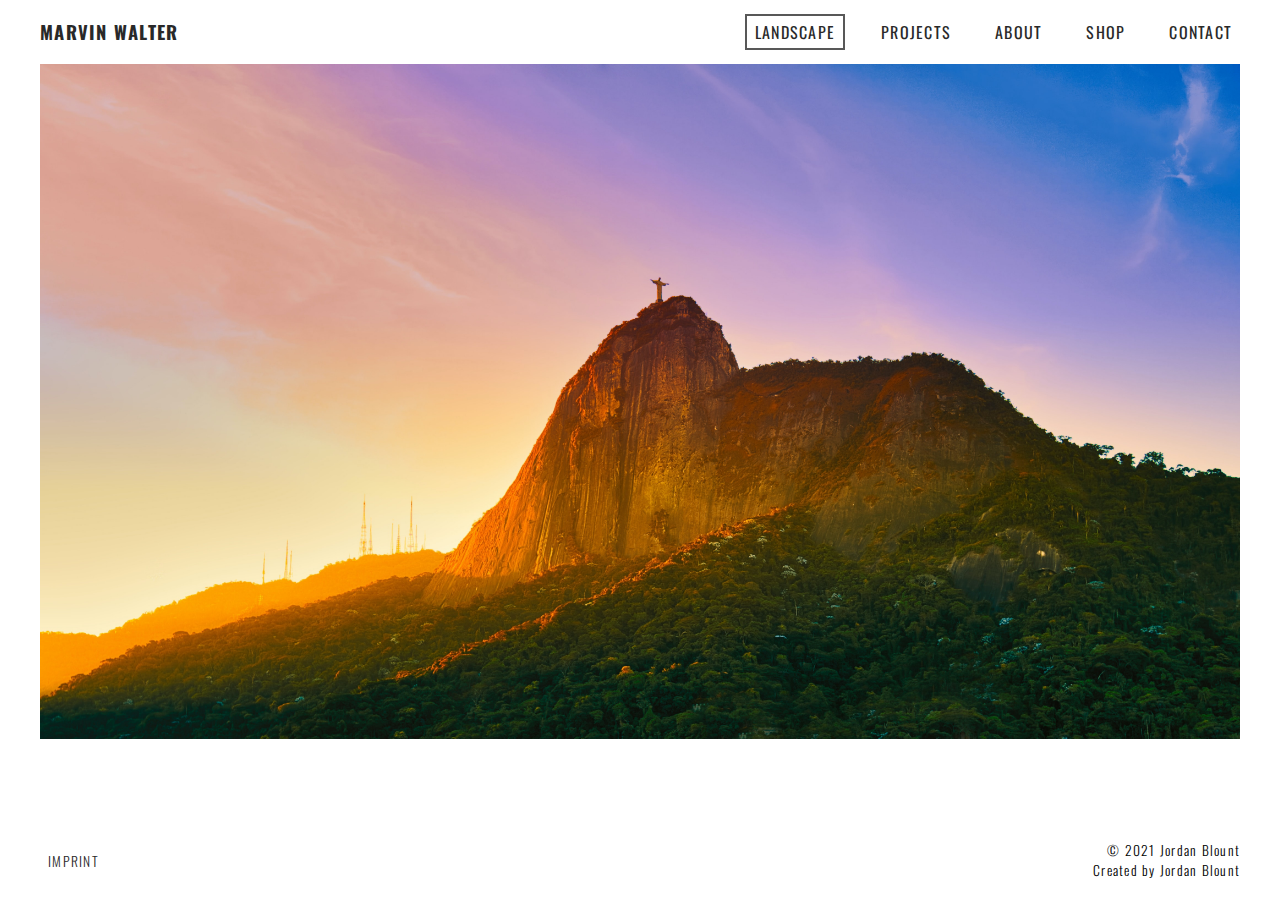
<file: Marvin Walter - Portfolio/index.html>
<!DOCTYPE html>
<html lang="en">
<head>
    <meta charset="UTF-8">
    <meta http-equiv="X-UA-Compatible" content="IE=edge">
    <meta name="viewport" content="width=device-width, initial-scale=1.0">
    <title>Landscapes</title>
    <link rel="preconnect" href="https://fonts.gstatic.com">
    <link href="https://fonts.googleapis.com/css2?family=Oswald:wght@300;400;600&display=swap" rel="stylesheet">
    <link rel="stylesheet" href="style.css">
</head>
<body>
    <header>
        <nav>
            <div class="container row">
                <p class="logo-text">Marvin Walter</h1>
                <ul class="nav__list row">
                    <li class="nav__item nav__highlighted"><a href="#" class="nav__link">Landscape</a></li>
                    <li class="nav__item"><a href="#" class="nav__link">Projects</a></li>
                    <li class="nav__item"><a href="#" class="nav__link">About</a></li>
                    <li class="nav__item"><a href="#" class="nav__link">Shop</a></li>
                    <li class="nav__item"><a href="#" class="nav__link">Contact</a></li>
                </ul>
            </div>
        </nav>
    </header>
    <main>
        <div class="container">
            <div class="main-content">
                <img class="main__image" src="img/landscape.jpg" alt="Botofogo in Rio de Janeiro">
            </div>
        </div>
    </main>
        <footer>
            <div class="footer__holder container">
                <ul class="footer__list">
                    <li class="footer__item"><a href="#" class="footer__link">Imprint</a></li>
                </ul>
                <div class="copyright">
                    <p>© 2021 Jordan Blount</p>
                    <p>Created by Jordan Blount</p>
                </div>
            </div>
        </footer>
</body>
</html>
</file>
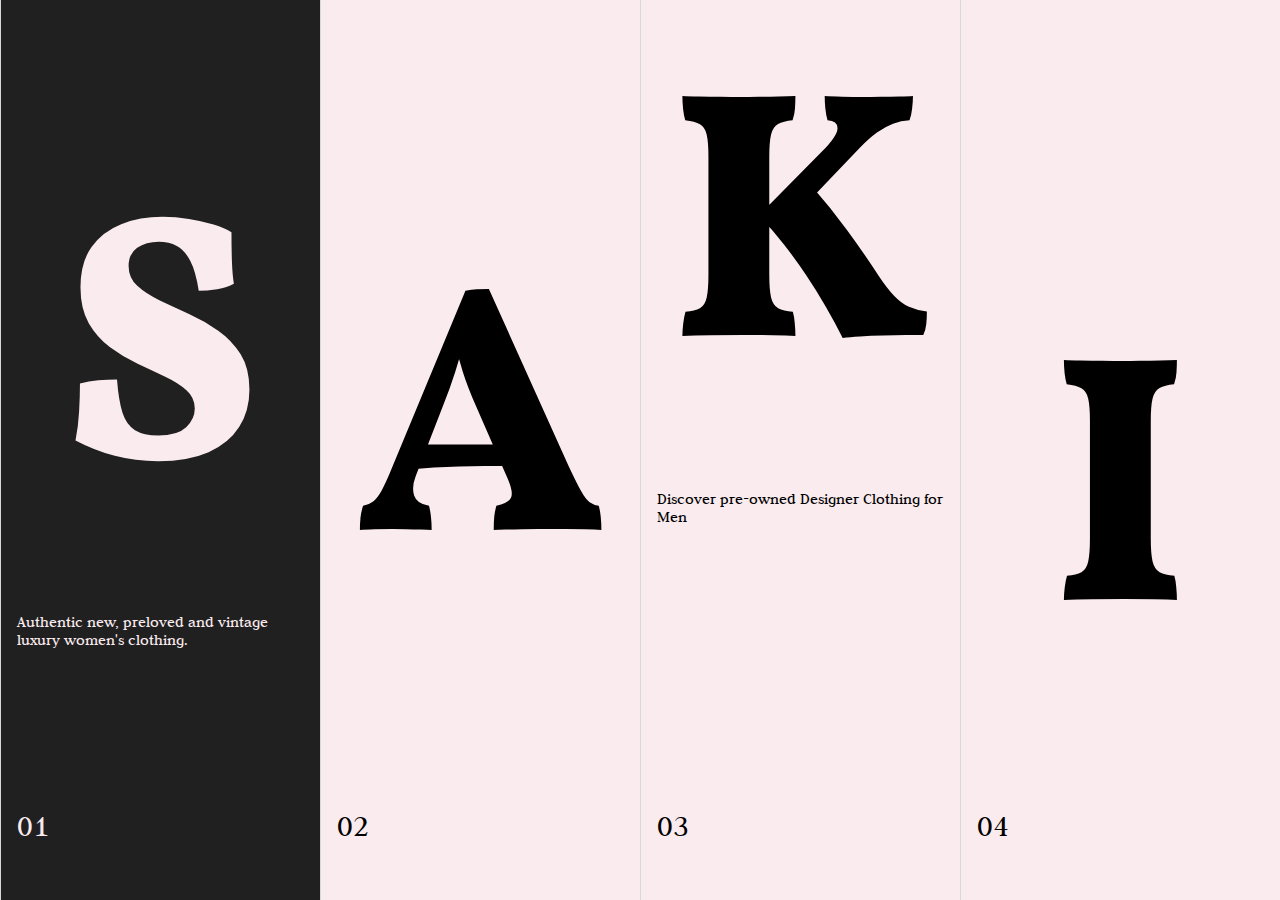
<file: SAKI Second Hand - Store/index.html>
<!DOCTYPE html>
<html lang="en">
<head>
    <meta charset="UTF-8">
    <meta http-equiv="X-UA-Compatible" content="IE=edge">
    <meta name="viewport" content="width=device-width, initial-scale=1.0">
    <title>Home - SAKI</title>
    <link rel="preconnect" href="https://fonts.gstatic.com">
    <link href="https://fonts.googleapis.com/css2?family=Judson:wght@400;700&family=Vollkorn:wght@800;900&display=swap" rel="stylesheet">
    <link rel="stylesheet" href="style.css">
</head>
<body>
    <header></header>
    <main>
        <a href="#" class="section-link">
            <section class="section-one">
                <div class="container">
                    <h1 class="intro-letter letter-1">S</h1>
                    <p class="intro-text">Authentic new, preloved and vintage luxury women's clothing.</p>
                </div>
                <p class="intro-number">01</p>
            </section>
        </a>
        <a href="#" class="section-link">
            <section class="section-two">
                <div class="container">
                    <h1 class="intro-letter letter-2">A</h1>
                    <!-- <p class="intro-text"></p> -->
                </div>
                <p class="intro-number">02</p>
            </section>
        </a><a href="#" class="section-link">
            <section class="section-three">
                <div class="container">
                    <h1 class="intro-letter letter-3">K</h1>
                    <p class="intro-text">Discover pre-owned Designer Clothing for Men</p>
                </div>
                <p class="intro-number">03</p>
            </section>
        </a><a href="#" class="section-link">
            <section class="section-four">
                <div class="container">
                    <h1 class="intro-letter letter-4">I</h1>
                    <!-- <p class="intro-text"></p> -->
                </div>
                <p class="intro-number">04</p>
            </section>
        </a>
    </main>
</body>
</html>
</file>
<file: Marvin Walter - Portfolio/style.css>
*, *::before, *::after {
    box-sizing: border-box;
}

:root {
    --dark-clr: rgb(41, 41, 41);
}

html, body {
    height: 100%;
}

body {
    display: flex;
    flex-direction: column;
    font-family: 'Oswald', sans-serif;
    margin: 0;
    letter-spacing: 1.25px;
}

h1, h2 {
    margin-top: 0;
}

img {
    max-width: 100%;
}

.logo-text {
    font-size: 1.15rem;
    font-weight: 700;
    text-transform: uppercase;
    color: var(--dark-clr);
}

.nav__list {
    display: none;
}

.footer__list {
    margin: 0;
    padding: 0;
    list-style: none;
}

.footer__link {
    color: var(--dark-clr);
    text-decoration: none;
    text-transform: uppercase;
    font-weight: 300;
    font-size: 0.85rem;
}

footer {
    width: 100%;
}

footer {
    flex-shrink: 0;
    margin: 0.75em 0 1.25em 0;
}

.copyright {
    font-weight: 300;
    font-size: 0.85rem;
}

.copyright p {
    margin: 0;
}

main {
    flex: 1 0 auto;
}

.container {
    width: 95%;
    max-width: 1200px;
    margin: 0 auto;
}

.small {
    width: 85%;
}

.footer__list {
    margin-bottom: 1em;
}

.footer__holder {
    display: flex;
    flex-direction: column;
    justify-content: center;
    align-items: center;
    text-align: center;
}

.main-content p {
    margin-top: 1em;
    margin-bottom: 1em;
}

@media (min-width: 700px) {

    .nav__list {
        margin: 0;
        padding: 0;
        list-style: none;
    }

    .nav__item {
        margin: 0;
        padding: 0.25em 0.50em;
        margin-left: 1.75em;
    }

    .nav__highlighted {
        border: 2px solid rgb(88, 88, 88);
    }

    nav {
        width: 100%;
    }

    .nav__link {
        color: var(--dark-clr);
        text-decoration: none;
        text-transform: uppercase;
        font-weight: 400;
        font-size: 1rem;
    }

    .row {
        display: flex;
        justify-content: space-between;
        align-items: center;
    }

    .footer__item {
        margin: 0;
        padding: 0.25em 0.50em;
    }

    .copyright {
        text-align: right;
    }

    .footer__holder {
        flex-direction: row;
        justify-content: space-between;
    }

    .footer__list {
        margin-bottom: 0;
    }

    .large {
        width: 85%;
    }
    
    .medium {
        width: 75%;
    }

    .small {
        width: 65%;
    }
}
</file>
<file: SAKI Second Hand - Store/style.css>
*, *::before, *::after {
    box-sizing: border-box;
    margin: 0;
    padding: 0;
}

body {
    font-family: 'Judson', serif;
    font-weight: 400;
}

main {
    display: flex;
}

h1, h2 {
    margin-top: 0;
    padding: 0;
    font-family: 'Vollkorn', serif;
    font-weight: 800;
}

a {
    display: block;
    width: 100%;

    text-decoration: none;
    color: black;
}

.intro-letter {
    font-size: 22rem;
    text-align: center;
}

.intro-text {
    padding: 0em 1em;
}

section {
    display: flex;
    flex-direction: column;
    justify-content: space-between;
    height: 100vh;
    background-color: rgb(250, 235, 238);
    border-left: 1px solid rgb(216, 216, 216);
}

.container {
    height: 50%;
}

.intro-number {
    margin-left: 0.5em;
    margin-bottom: 1.75em;
    font-size: 2rem;
}

.letter-1 {
    margin-top: 0.35em;
}

.letter-2 {
    margin-top: 0.55em;
}

.letter-4 {
    margin-top: 0.75em;
}

section:hover {
    background-color: rgb(32, 32, 32);
    color: rgb(250, 235, 238);
}
</file>
